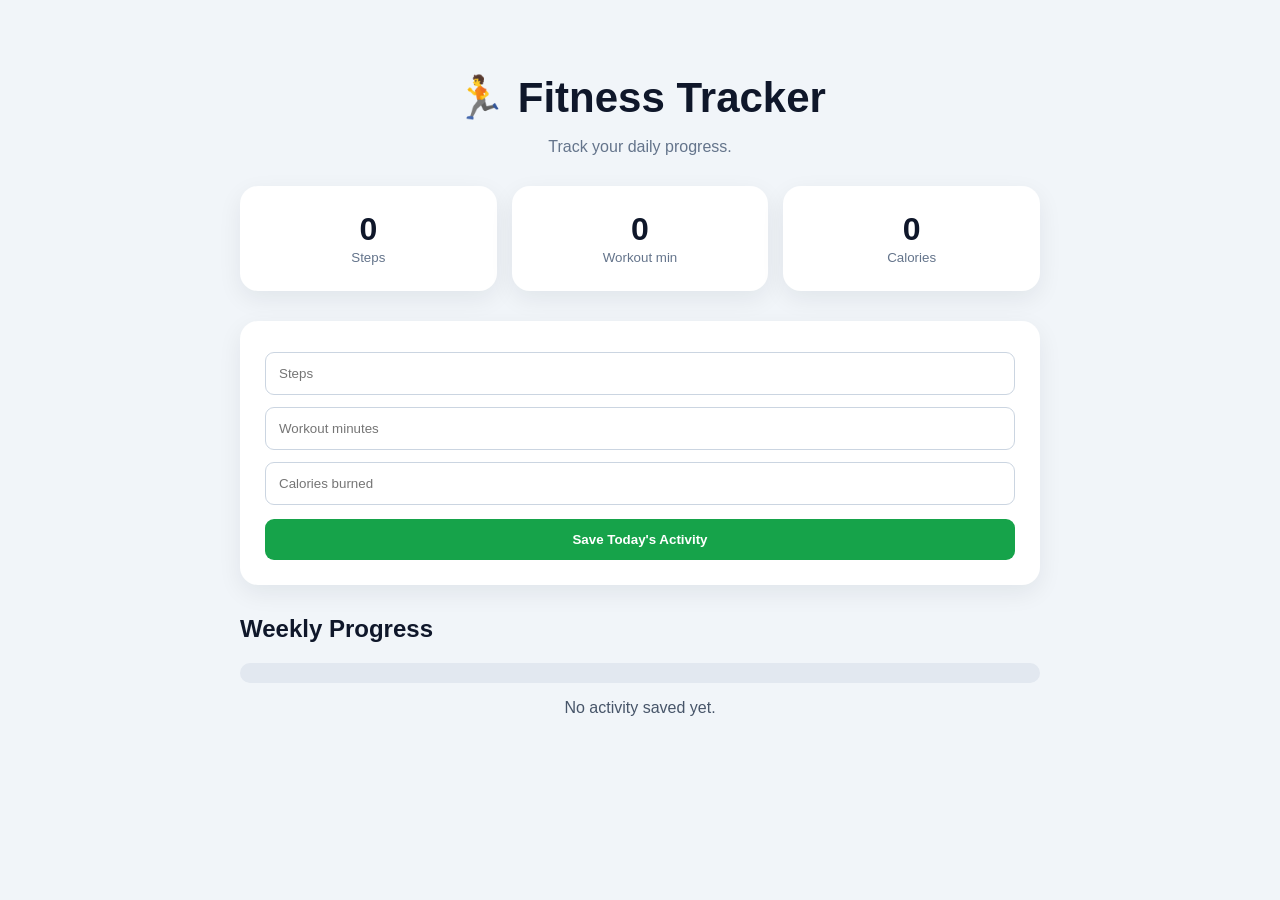
<file: Fitness-Tracker-App/index.html>
<!doctype html><html><head><meta charset="UTF-8"><meta name="viewport" content="width=device-width,initial-scale=1"><title>Fitness Tracker</title><link rel="stylesheet" href="style.css"></head><body><main><h1>🏃 Fitness Tracker</h1><p>Track your daily progress.</p><div class="stats"><div><b id="steps">0</b><small>Steps</small></div><div><b id="workouts">0</b><small>Workout min</small></div><div><b id="calories">0</b><small>Calories</small></div></div><section><input id="sv" type="number" placeholder="Steps"><input id="wv" type="number" placeholder="Workout minutes"><input id="cv" type="number" placeholder="Calories burned"><button onclick="save()">Save Today's Activity</button></section><h2>Weekly Progress</h2><div class="bar"><span id="progress"></span></div><p id="message"></p></main><script src="script.js"></script></body></html>
</file>
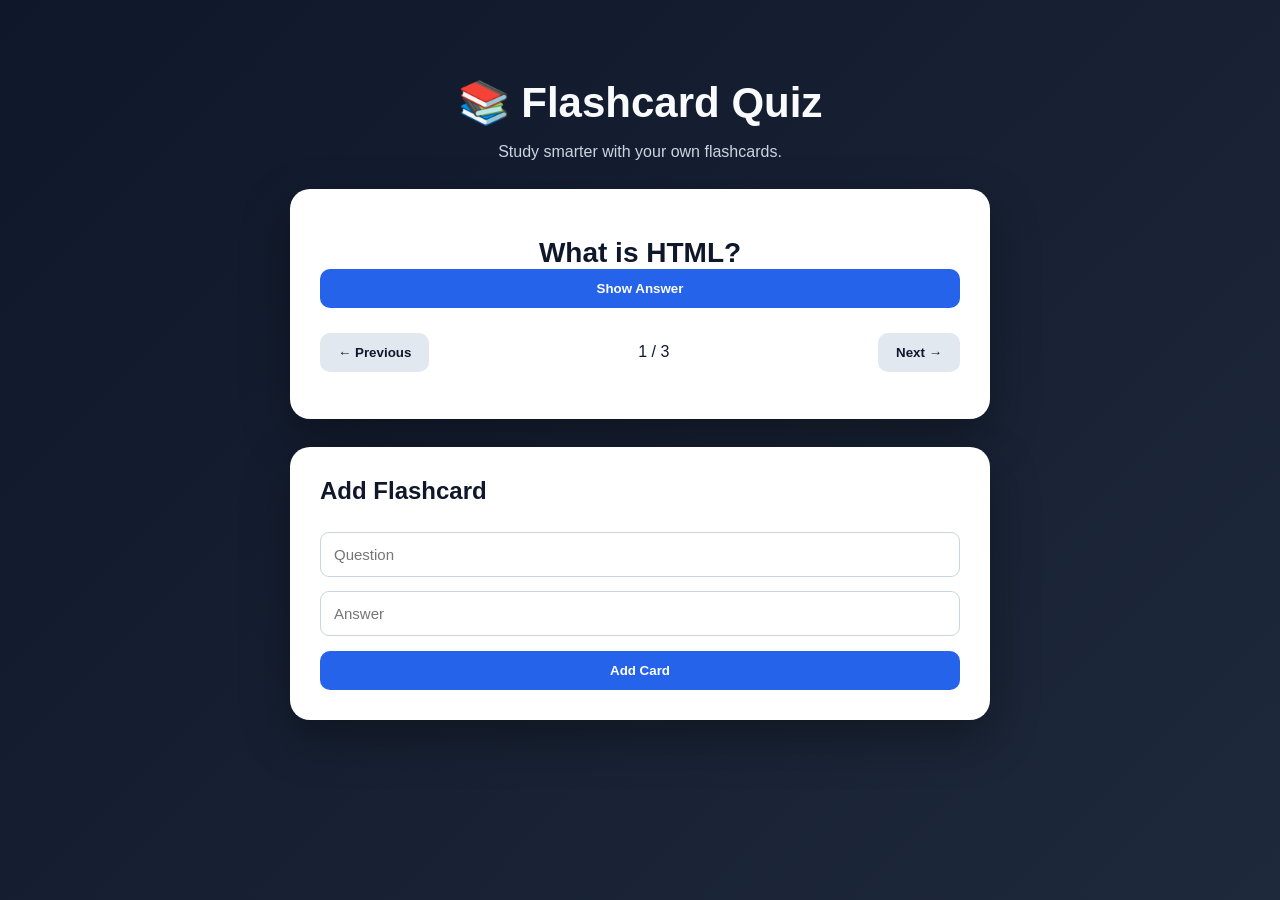
<file: Flashcard-Quiz-App/index.html>
<!doctype html><html><head><meta charset="UTF-8"><meta name="viewport" content="width=device-width,initial-scale=1"><title>Flashcard Quiz App</title><link rel="stylesheet" href="style.css"></head><body><main><h1>📚 Flashcard Quiz</h1><p class="sub">Study smarter with your own flashcards.</p><section class="card"><div id="question">Question</div><div id="answer" class="answer hidden">Answer</div><button onclick="showAnswer()">Show Answer</button><div class="nav"><button onclick="prev()">← Previous</button><span id="count"></span><button onclick="next()">Next →</button></div></section><section class="add"><h2>Add Flashcard</h2><input id="q" placeholder="Question"><input id="a" placeholder="Answer"><button onclick="addCard()">Add Card</button></section></main><script src="script.js"></script></body></html>
</file>
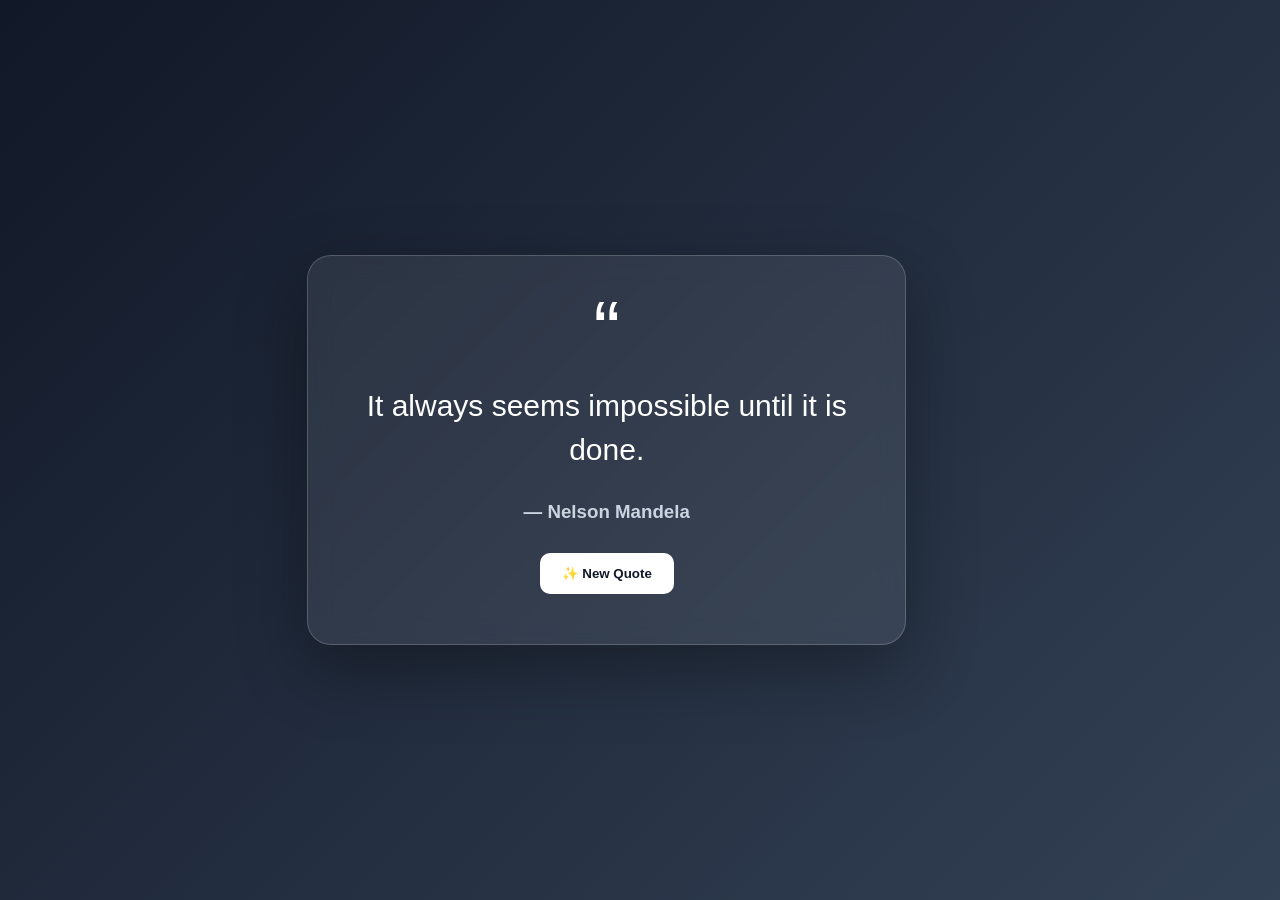
<file: Random-Quote-Generator/index.html>
<!doctype html><html><head><meta charset="UTF-8"><meta name="viewport" content="width=device-width,initial-scale=1"><title>Random Quote Generator</title><link rel="stylesheet" href="style.css"></head><body><main><div class="quote"><div class="mark">“</div><p id="text"></p><h3 id="author"></h3><button onclick="newQuote()">✨ New Quote</button></div></main><script src="script.js"></script></body></html>
</file>
<file: Fitness-Tracker-App/style.css>
*{box-sizing:border-box}body{margin:0;font-family:Inter,Arial,sans-serif;background:#f1f5f9;color:#0f172a}main{width:min(800px,92%);margin:auto;padding:45px 0}h1{text-align:center;font-size:42px;margin-bottom:5px}main>p{text-align:center;color:#64748b}.stats{display:grid;grid-template-columns:repeat(3,1fr);gap:15px;margin:30px 0}.stats div{background:#fff;border-radius:18px;padding:25px;text-align:center;box-shadow:0 8px 25px #0f172a12}.stats b{display:block;font-size:32px}.stats small{color:#64748b}section{background:#fff;padding:25px;border-radius:18px;box-shadow:0 8px 25px #0f172a12}input{width:100%;padding:13px;margin:6px 0;border:1px solid #cbd5e1;border-radius:9px}button{width:100%;padding:13px;border:0;border-radius:9px;background:#16a34a;color:#fff;font-weight:800;margin-top:8px}h2{margin-top:30px}.bar{height:20px;background:#e2e8f0;border-radius:20px;overflow:hidden}.bar span{display:block;height:100%;width:0;background:#16a34a;transition:.4s}#message{text-align:center;color:#475569}@media(max-width:550px){.stats{grid-template-columns:1fr}}
</file>
<file: Flashcard-Quiz-App/style.css>
*{box-sizing:border-box}body{margin:0;font-family:Inter,Arial,sans-serif;background:linear-gradient(135deg,#0f172a,#1e293b);color:#f8fafc;min-height:100vh}main{width:min(700px,92%);margin:auto;padding:50px 0}h1{text-align:center;font-size:42px;margin-bottom:4px}.sub{text-align:center;color:#cbd5e1}.card,.add{background:#fff;color:#0f172a;border-radius:20px;padding:30px;margin-top:28px;box-shadow:0 18px 50px #0005}.card{text-align:center;min-height:230px;display:flex;flex-direction:column;justify-content:center}.card #question{font-size:28px;font-weight:800}.answer{margin:20px 0;font-size:20px;color:#475569}.hidden{display:none}.nav{display:flex;justify-content:space-between;align-items:center;margin-top:25px;gap:10px}button{border:0;border-radius:10px;padding:12px 18px;font-weight:700;cursor:pointer;background:#2563eb;color:white}.nav button{background:#e2e8f0;color:#0f172a}.add h2{margin-top:0}input{width:100%;padding:13px;margin:7px 0;border:1px solid #cbd5e1;border-radius:9px;font-size:15px}.add button{margin-top:8px;width:100%}
</file>
<file: Random-Quote-Generator/style.css>
*{box-sizing:border-box}body{margin:0;min-height:100vh;display:grid;place-items:center;font-family:Inter,Arial,sans-serif;background:linear-gradient(135deg,#111827,#334155);color:#fff}.quote{width:min(680px,90%);padding:50px;border-radius:24px;text-align:center;background:#ffffff14;border:1px solid #ffffff30;backdrop-filter:blur(12px);box-shadow:0 25px 70px #0005}.mark{font-size:80px;line-height:.6}.quote p{font-size:30px;line-height:1.45}.quote h3{color:#cbd5e1;margin-bottom:30px}button{padding:13px 22px;border:0;border-radius:10px;background:#fff;color:#111827;font-weight:800;cursor:pointer}
</file>
